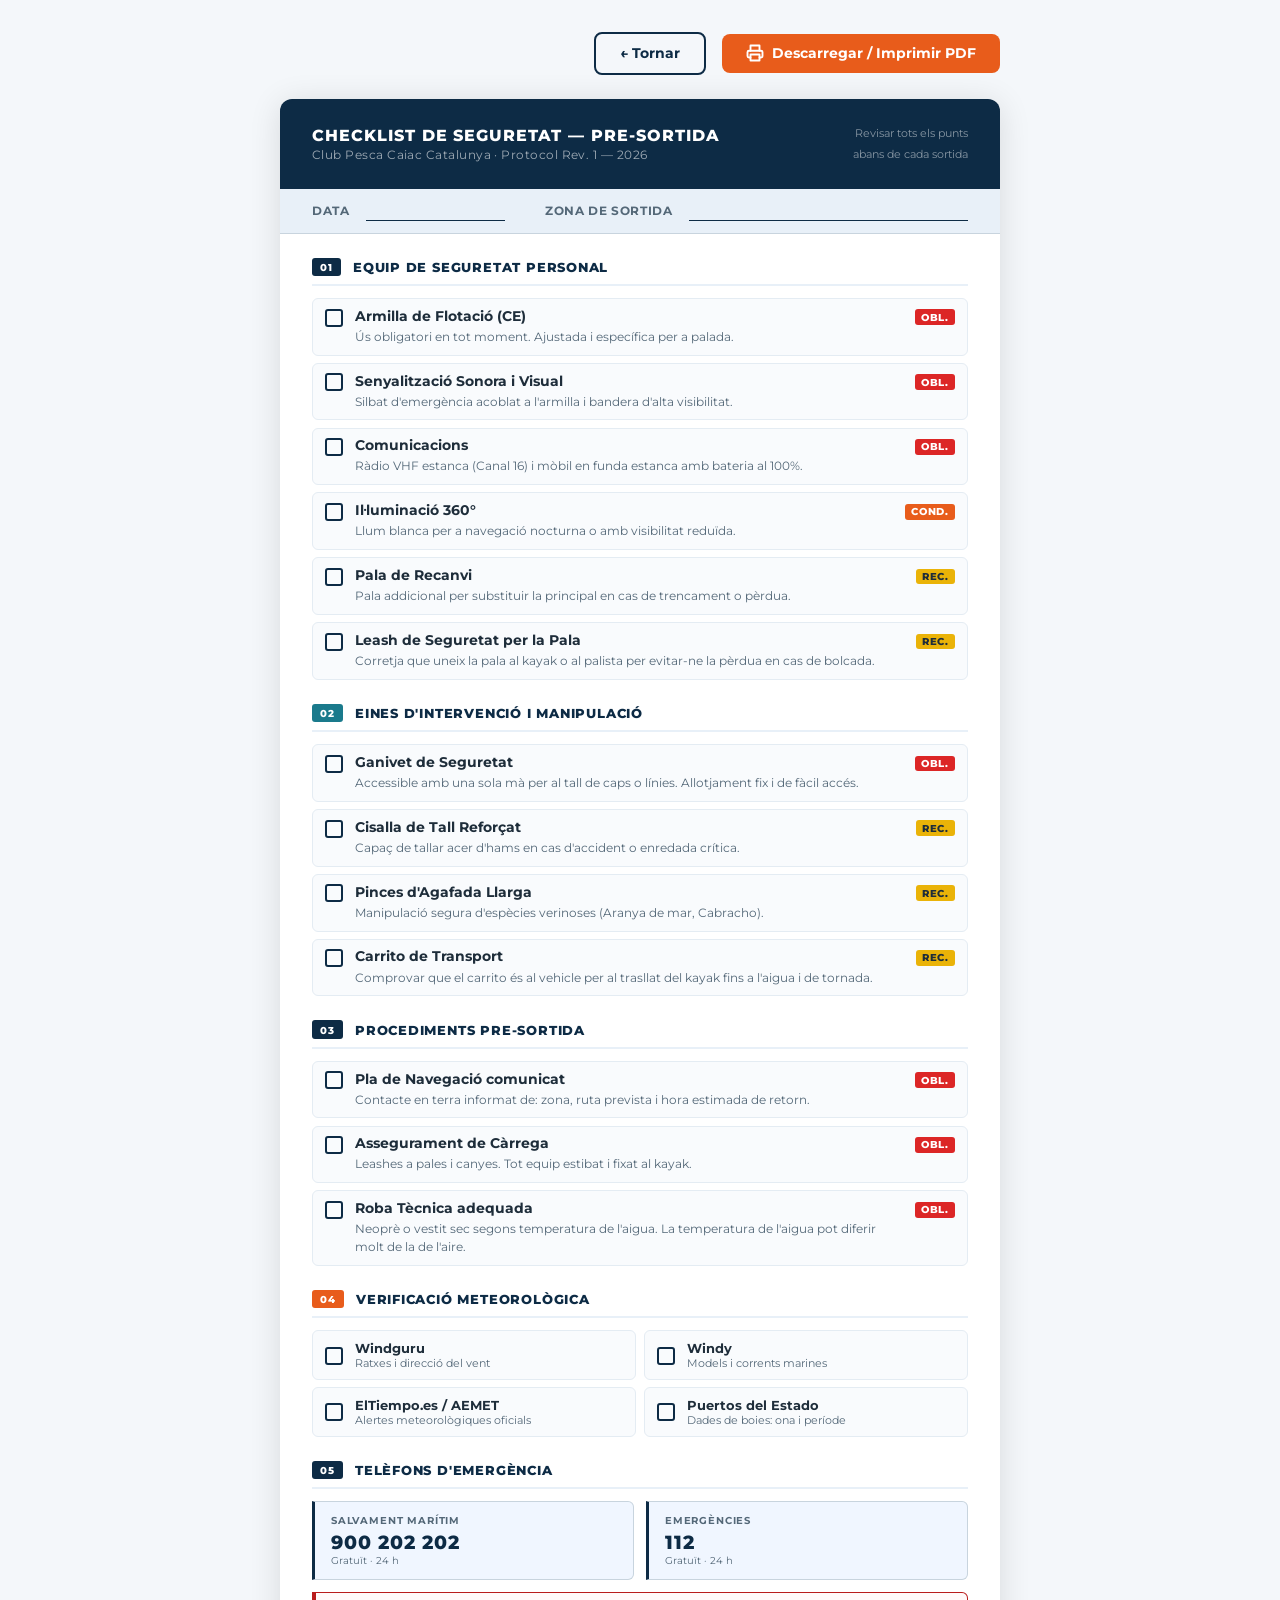
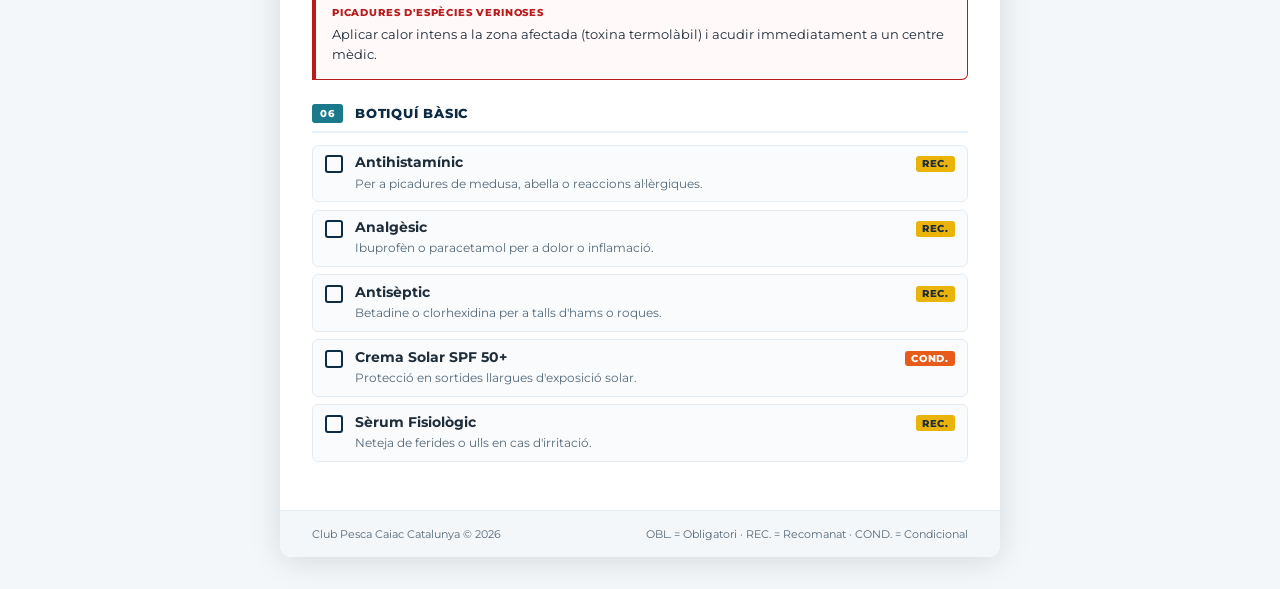
<file: checklist-seguretat.html>
<!DOCTYPE html>
<html lang="ca">
<head>
  <meta charset="UTF-8" />
  <meta name="viewport" content="width=device-width, initial-scale=1.0" />
  <title>Checklist de Seguretat — Club Pesca Caiac Catalunya</title>
  <style>
    @import url('https://fonts.googleapis.com/css2?family=Montserrat:wght@400;600;700;800&display=swap');

    * { box-sizing: border-box; margin: 0; padding: 0; }

    body {
      font-family: 'Montserrat', sans-serif;
      background: #f4f7fa;
      color: #1e2d3a;
      padding: 2rem;
    }

    .page {
      max-width: 720px;
      margin: 0 auto;
      background: #fff;
      border-radius: 12px;
      overflow: hidden;
      box-shadow: 0 4px 32px rgba(0,0,0,.12);
    }

    /* Header */
    .doc-header {
      background: #0d2b45;
      color: #fff;
      padding: 1.5rem 2rem;
      display: flex;
      align-items: center;
      justify-content: space-between;
      gap: 1rem;
    }
    .doc-header-left h1 {
      font-size: 1rem;
      font-weight: 800;
      letter-spacing: .06em;
      text-transform: uppercase;
      margin-bottom: .2rem;
    }
    .doc-header-left p {
      font-size: .72rem;
      color: rgba(255,255,255,.6);
      letter-spacing: .04em;
    }
    .doc-header-right {
      font-size: .7rem;
      color: rgba(255,255,255,.5);
      text-align: right;
      line-height: 1.9;
      flex-shrink: 0;
    }

    /* Date field */
    .doc-date-bar {
      background: #e8f0f8;
      padding: .75rem 2rem;
      display: flex;
      align-items: center;
      gap: 1rem;
      border-bottom: 1px solid #c8d4de;
    }
    .doc-date-bar label {
      font-size: .78rem;
      font-weight: 700;
      color: #546878;
      letter-spacing: .05em;
      text-transform: uppercase;
      white-space: nowrap;
    }
    .doc-date-bar .date-line {
      flex: 1;
      border-bottom: 1.5px solid #0d2b45;
      height: 1.2rem;
    }
    .doc-date-bar .sortida-label {
      font-size: .78rem;
      font-weight: 700;
      color: #546878;
      letter-spacing: .05em;
      text-transform: uppercase;
      white-space: nowrap;
      margin-left: 1.5rem;
    }
    .doc-date-bar .sortida-line {
      flex: 2;
      border-bottom: 1.5px solid #0d2b45;
      height: 1.2rem;
    }

    /* Content */
    .doc-body {
      padding: 0 2rem 1.5rem;
    }

    /* Section */
    .cl-section {
      margin-top: 1.5rem;
    }
    .cl-section-header {
      display: flex;
      align-items: center;
      gap: .75rem;
      margin-bottom: .75rem;
      padding-bottom: .5rem;
      border-bottom: 2px solid #e8f0f8;
    }
    .cl-section-num {
      font-size: .62rem;
      font-weight: 800;
      letter-spacing: .1em;
      color: #fff;
      background: #1a7a8c;
      padding: .2rem .5rem;
      border-radius: 3px;
    }
    .cl-section-num--req { background: #0d2b45; }
    .cl-section-num--warn { background: #e85c1b; }
    .cl-section-title {
      font-size: .82rem;
      font-weight: 800;
      text-transform: uppercase;
      letter-spacing: .06em;
      color: #0d2b45;
    }

    /* Checklist items */
    .cl-list {
      list-style: none;
      display: flex;
      flex-direction: column;
      gap: .45rem;
    }
    .cl-item {
      display: flex;
      align-items: flex-start;
      gap: .75rem;
      padding: .55rem .75rem;
      border-radius: 6px;
      background: #f9fbfd;
      border: 1px solid #e4ecf3;
    }
    .cl-item:hover { background: #f0f6ff; }
    .cl-checkbox {
      width: 18px;
      height: 18px;
      border: 2px solid #0d2b45;
      border-radius: 3px;
      flex-shrink: 0;
      margin-top: .05rem;
    }
    .cl-item-content {
      flex: 1;
    }
    .cl-item-name {
      font-size: .85rem;
      font-weight: 700;
      color: #1e2d3a;
      line-height: 1.3;
    }
    .cl-item-desc {
      font-size: .75rem;
      color: #546878;
      line-height: 1.5;
      margin-top: .15rem;
    }
    .cl-tag {
      font-size: .6rem;
      font-weight: 800;
      letter-spacing: .07em;
      text-transform: uppercase;
      padding: .15rem .4rem;
      border-radius: 3px;
      white-space: nowrap;
      flex-shrink: 0;
      margin-top: .1rem;
    }
    .cl-tag--obl  { background: #dc2626; color: #fff; }
    .cl-tag--rec  { background: #eab308; color: #1e2d3a; }
    .cl-tag--cond { background: #e85c1b; color: #fff; }

    /* Meteo quick check */
    .cl-meteo-grid {
      display: grid;
      grid-template-columns: 1fr 1fr;
      gap: .45rem;
    }
    .cl-meteo-item {
      display: flex;
      align-items: center;
      gap: .75rem;
      padding: .55rem .75rem;
      border-radius: 6px;
      background: #f9fbfd;
      border: 1px solid #e4ecf3;
    }
    .cl-meteo-name {
      font-size: .82rem;
      font-weight: 700;
      color: #1e2d3a;
    }
    .cl-meteo-desc {
      font-size: .7rem;
      color: #546878;
    }

    /* Emergency */
    .cl-emergency {
      display: flex;
      gap: .75rem;
      margin-top: .75rem;
    }
    .cl-emergency-card {
      flex: 1;
      background: #f0f6ff;
      border: 1px solid #c8d4de;
      border-left: 3px solid #0d2b45;
      border-radius: 0 6px 6px 0;
      padding: .75rem 1rem;
    }
    .cl-emergency-label {
      font-size: .65rem;
      font-weight: 700;
      letter-spacing: .08em;
      text-transform: uppercase;
      color: #546878;
      margin-bottom: .15rem;
    }
    .cl-emergency-num {
      font-size: 1.2rem;
      font-weight: 800;
      color: #0d2b45;
      letter-spacing: .04em;
    }
    .cl-emergency-sub {
      font-size: .65rem;
      color: #546878;
    }

    /* Alert */
    .cl-alert {
      margin-top: .75rem;
      border: 1.5px solid #b91c1c;
      border-left: 4px solid #b91c1c;
      border-radius: 0 6px 6px 0;
      background: #fff9f9;
      padding: .85rem 1rem;
    }
    .cl-alert-label {
      font-size: .65rem;
      font-weight: 800;
      letter-spacing: .08em;
      text-transform: uppercase;
      color: #b91c1c;
      margin-bottom: .35rem;
    }
    .cl-alert p {
      font-size: .8rem;
      color: #1e2d3a;
      line-height: 1.6;
    }

    /* Footer */
    .doc-footer {
      margin-top: 1.5rem;
      padding: 1rem 2rem;
      background: #f4f7fa;
      border-top: 1px solid #e4ecf3;
      display: flex;
      justify-content: space-between;
      align-items: center;
      font-size: .68rem;
      color: #546878;
    }

    /* Print button (no apareix al PDF) */
    .print-bar {
      max-width: 720px;
      margin: 0 auto 1.5rem;
      display: flex;
      gap: 1rem;
      align-items: center;
      justify-content: flex-end;
    }
    .btn-print {
      display: inline-flex;
      align-items: center;
      gap: .5rem;
      padding: .65rem 1.5rem;
      background: #e85c1b;
      color: #fff;
      border: none;
      border-radius: 8px;
      font-family: inherit;
      font-size: .9rem;
      font-weight: 700;
      cursor: pointer;
      text-decoration: none;
      transition: background .2s;
    }
    .btn-print:hover { background: #c44c13; }
    .btn-back {
      display: inline-flex;
      align-items: center;
      gap: .5rem;
      padding: .65rem 1.5rem;
      background: transparent;
      color: #0d2b45;
      border: 2px solid #0d2b45;
      border-radius: 8px;
      font-family: inherit;
      font-size: .9rem;
      font-weight: 700;
      cursor: pointer;
      text-decoration: none;
      transition: background .2s, color .2s;
    }
    .btn-back:hover { background: #0d2b45; color: #fff; }

    /* Print styles */
    @media print {
      body { background: #fff; padding: 0; }
      .print-bar { display: none; }
      .page { box-shadow: none; border-radius: 0; }
      .cl-item:hover { background: #f9fbfd; }
    }
  </style>
</head>
<body>

  <div class="print-bar">
    <a href="seguretat.html" class="btn-back">← Tornar</a>
    <button class="btn-print" onclick="window.print()">
      <svg width="18" height="18" viewBox="0 0 24 24" fill="none" stroke="currentColor" stroke-width="2.5" stroke-linecap="round" stroke-linejoin="round"><polyline points="6,9 6,2 18,2 18,9"/><path d="M6,18H4a2,2 0 0,1-2-2v-5a2,2 0 0,1 2-2h16a2,2 0 0,1 2,2v5a2,2 0 0,1-2,2h-2"/><rect x="6" y="14" width="12" height="8"/></svg>
      Descarregar / Imprimir PDF
    </button>
  </div>

  <div class="page">

    <div class="doc-header">
      <div class="doc-header-left">
        <h1>Checklist de Seguretat — Pre-sortida</h1>
        <p>Club Pesca Caiac Catalunya · Protocol Rev. 1 — 2026</p>
      </div>
      <div class="doc-header-right">
        Revisar tots els punts<br>
        abans de cada sortida
      </div>
    </div>

    <div class="doc-date-bar">
      <label>Data</label>
      <div class="date-line"></div>
      <span class="sortida-label">Zona de sortida</span>
      <div class="sortida-line"></div>
    </div>

    <div class="doc-body">

      <!-- 01 Equip de Seguretat Personal -->
      <div class="cl-section">
        <div class="cl-section-header">
          <span class="cl-section-num cl-section-num--req">01</span>
          <span class="cl-section-title">Equip de Seguretat Personal</span>
        </div>
        <ul class="cl-list">
          <li class="cl-item">
            <div class="cl-checkbox"></div>
            <div class="cl-item-content">
              <div class="cl-item-name">Armilla de Flotació (CE)</div>
              <div class="cl-item-desc">Ús obligatori en tot moment. Ajustada i específica per a palada.</div>
            </div>
            <span class="cl-tag cl-tag--obl">OBL.</span>
          </li>
          <li class="cl-item">
            <div class="cl-checkbox"></div>
            <div class="cl-item-content">
              <div class="cl-item-name">Senyalització Sonora i Visual</div>
              <div class="cl-item-desc">Silbat d'emergència acoblat a l'armilla i bandera d'alta visibilitat.</div>
            </div>
            <span class="cl-tag cl-tag--obl">OBL.</span>
          </li>
          <li class="cl-item">
            <div class="cl-checkbox"></div>
            <div class="cl-item-content">
              <div class="cl-item-name">Comunicacions</div>
              <div class="cl-item-desc">Ràdio VHF estanca (Canal 16) i mòbil en funda estanca amb bateria al 100%.</div>
            </div>
            <span class="cl-tag cl-tag--obl">OBL.</span>
          </li>
          <li class="cl-item">
            <div class="cl-checkbox"></div>
            <div class="cl-item-content">
              <div class="cl-item-name">Il·luminació 360°</div>
              <div class="cl-item-desc">Llum blanca per a navegació nocturna o amb visibilitat reduïda.</div>
            </div>
            <span class="cl-tag cl-tag--cond">COND.</span>
          </li>
          <li class="cl-item">
            <div class="cl-checkbox"></div>
            <div class="cl-item-content">
              <div class="cl-item-name">Pala de Recanvi</div>
              <div class="cl-item-desc">Pala addicional per substituir la principal en cas de trencament o pèrdua.</div>
            </div>
            <span class="cl-tag cl-tag--rec">REC.</span>
          </li>
          <li class="cl-item">
            <div class="cl-checkbox"></div>
            <div class="cl-item-content">
              <div class="cl-item-name">Leash de Seguretat per la Pala</div>
              <div class="cl-item-desc">Corretja que uneix la pala al kayak o al palista per evitar-ne la pèrdua en cas de bolcada.</div>
            </div>
            <span class="cl-tag cl-tag--rec">REC.</span>
          </li>
        </ul>
      </div>

      <!-- 02 Eines d'Intervenció -->
      <div class="cl-section">
        <div class="cl-section-header">
          <span class="cl-section-num">02</span>
          <span class="cl-section-title">Eines d'Intervenció i Manipulació</span>
        </div>
        <ul class="cl-list">
          <li class="cl-item">
            <div class="cl-checkbox"></div>
            <div class="cl-item-content">
              <div class="cl-item-name">Ganivet de Seguretat</div>
              <div class="cl-item-desc">Accessible amb una sola mà per al tall de caps o línies. Allotjament fix i de fàcil accés.</div>
            </div>
            <span class="cl-tag cl-tag--obl">OBL.</span>
          </li>
          <li class="cl-item">
            <div class="cl-checkbox"></div>
            <div class="cl-item-content">
              <div class="cl-item-name">Cisalla de Tall Reforçat</div>
              <div class="cl-item-desc">Capaç de tallar acer d'hams en cas d'accident o enredada crítica.</div>
            </div>
            <span class="cl-tag cl-tag--rec">REC.</span>
          </li>
          <li class="cl-item">
            <div class="cl-checkbox"></div>
            <div class="cl-item-content">
              <div class="cl-item-name">Pinces d'Agafada Llarga</div>
              <div class="cl-item-desc">Manipulació segura d'espècies verinoses (Aranya de mar, Cabracho).</div>
            </div>
            <span class="cl-tag cl-tag--rec">REC.</span>
          </li>
          <li class="cl-item">
            <div class="cl-checkbox"></div>
            <div class="cl-item-content">
              <div class="cl-item-name">Carrito de Transport</div>
              <div class="cl-item-desc">Comprovar que el carrito és al vehicle per al trasllat del kayak fins a l'aigua i de tornada.</div>
            </div>
            <span class="cl-tag cl-tag--rec">REC.</span>
          </li>
        </ul>
      </div>

      <!-- 03 Procediments Pre-sortida -->
      <div class="cl-section">
        <div class="cl-section-header">
          <span class="cl-section-num cl-section-num--req">03</span>
          <span class="cl-section-title">Procediments Pre-sortida</span>
        </div>
        <ul class="cl-list">
          <li class="cl-item">
            <div class="cl-checkbox"></div>
            <div class="cl-item-content">
              <div class="cl-item-name">Pla de Navegació comunicat</div>
              <div class="cl-item-desc">Contacte en terra informat de: zona, ruta prevista i hora estimada de retorn.</div>
            </div>
            <span class="cl-tag cl-tag--obl">OBL.</span>
          </li>
          <li class="cl-item">
            <div class="cl-checkbox"></div>
            <div class="cl-item-content">
              <div class="cl-item-name">Assegurament de Càrrega</div>
              <div class="cl-item-desc">Leashes a pales i canyes. Tot equip estibat i fixat al kayak.</div>
            </div>
            <span class="cl-tag cl-tag--obl">OBL.</span>
          </li>
          <li class="cl-item">
            <div class="cl-checkbox"></div>
            <div class="cl-item-content">
              <div class="cl-item-name">Roba Tècnica adequada</div>
              <div class="cl-item-desc">Neoprè o vestit sec segons temperatura de l'aigua. La temperatura de l'aigua pot diferir molt de la de l'aire.</div>
            </div>
            <span class="cl-tag cl-tag--obl">OBL.</span>
          </li>
        </ul>
      </div>

      <!-- 04 Meteorologia -->
      <div class="cl-section">
        <div class="cl-section-header">
          <span class="cl-section-num cl-section-num--warn">04</span>
          <span class="cl-section-title">Verificació Meteorològica</span>
        </div>
        <div class="cl-meteo-grid">
          <div class="cl-meteo-item">
            <div class="cl-checkbox"></div>
            <div>
              <div class="cl-meteo-name">Windguru</div>
              <div class="cl-meteo-desc">Ratxes i direcció del vent</div>
            </div>
          </div>
          <div class="cl-meteo-item">
            <div class="cl-checkbox"></div>
            <div>
              <div class="cl-meteo-name">Windy</div>
              <div class="cl-meteo-desc">Models i corrents marines</div>
            </div>
          </div>
          <div class="cl-meteo-item">
            <div class="cl-checkbox"></div>
            <div>
              <div class="cl-meteo-name">ElTiempo.es / AEMET</div>
              <div class="cl-meteo-desc">Alertes meteorològiques oficials</div>
            </div>
          </div>
          <div class="cl-meteo-item">
            <div class="cl-checkbox"></div>
            <div>
              <div class="cl-meteo-name">Puertos del Estado</div>
              <div class="cl-meteo-desc">Dades de boies: ona i període</div>
            </div>
          </div>
        </div>
      </div>

      <!-- 05 Emergències -->
      <div class="cl-section">
        <div class="cl-section-header">
          <span class="cl-section-num cl-section-num--req">05</span>
          <span class="cl-section-title">Telèfons d'Emergència</span>
        </div>
        <div class="cl-emergency">
          <div class="cl-emergency-card">
            <div class="cl-emergency-label">Salvament Marítim</div>
            <div class="cl-emergency-num">900 202 202</div>
            <div class="cl-emergency-sub">Gratuït · 24 h</div>
          </div>
          <div class="cl-emergency-card">
            <div class="cl-emergency-label">Emergències</div>
            <div class="cl-emergency-num">112</div>
            <div class="cl-emergency-sub">Gratuït · 24 h</div>
          </div>
        </div>
        <div class="cl-alert">
          <div class="cl-alert-label">Picadures d'Espècies Verinoses</div>
          <p>Aplicar calor intens a la zona afectada (toxina termolàbil) i acudir immediatament a un centre mèdic.</p>
        </div>
      </div>

      <!-- 06 Botiquí Bàsic -->
      <div class="cl-section">
        <div class="cl-section-header">
          <span class="cl-section-num">06</span>
          <span class="cl-section-title">Botiquí Bàsic</span>
        </div>
        <ul class="cl-list">
          <li class="cl-item">
            <div class="cl-checkbox"></div>
            <div class="cl-item-content">
              <div class="cl-item-name">Antihistamínic</div>
              <div class="cl-item-desc">Per a picadures de medusa, abella o reaccions al·lèrgiques.</div>
            </div>
            <span class="cl-tag cl-tag--rec">REC.</span>
          </li>
          <li class="cl-item">
            <div class="cl-checkbox"></div>
            <div class="cl-item-content">
              <div class="cl-item-name">Analgèsic</div>
              <div class="cl-item-desc">Ibuprofèn o paracetamol per a dolor o inflamació.</div>
            </div>
            <span class="cl-tag cl-tag--rec">REC.</span>
          </li>
          <li class="cl-item">
            <div class="cl-checkbox"></div>
            <div class="cl-item-content">
              <div class="cl-item-name">Antisèptic</div>
              <div class="cl-item-desc">Betadine o clorhexidina per a talls d'hams o roques.</div>
            </div>
            <span class="cl-tag cl-tag--rec">REC.</span>
          </li>
          <li class="cl-item">
            <div class="cl-checkbox"></div>
            <div class="cl-item-content">
              <div class="cl-item-name">Crema Solar SPF 50+</div>
              <div class="cl-item-desc">Protecció en sortides llargues d'exposició solar.</div>
            </div>
            <span class="cl-tag cl-tag--cond">COND.</span>
          </li>
          <li class="cl-item">
            <div class="cl-checkbox"></div>
            <div class="cl-item-content">
              <div class="cl-item-name">Sèrum Fisiològic</div>
              <div class="cl-item-desc">Neteja de ferides o ulls en cas d'irritació.</div>
            </div>
            <span class="cl-tag cl-tag--rec">REC.</span>
          </li>
        </ul>
      </div>

    </div>

    <div class="doc-footer">
      <span>Club Pesca Caiac Catalunya © 2026</span>
      <span>OBL. = Obligatori · REC. = Recomanat · COND. = Condicional</span>
    </div>

  </div>

</body>
</html>
</file>
